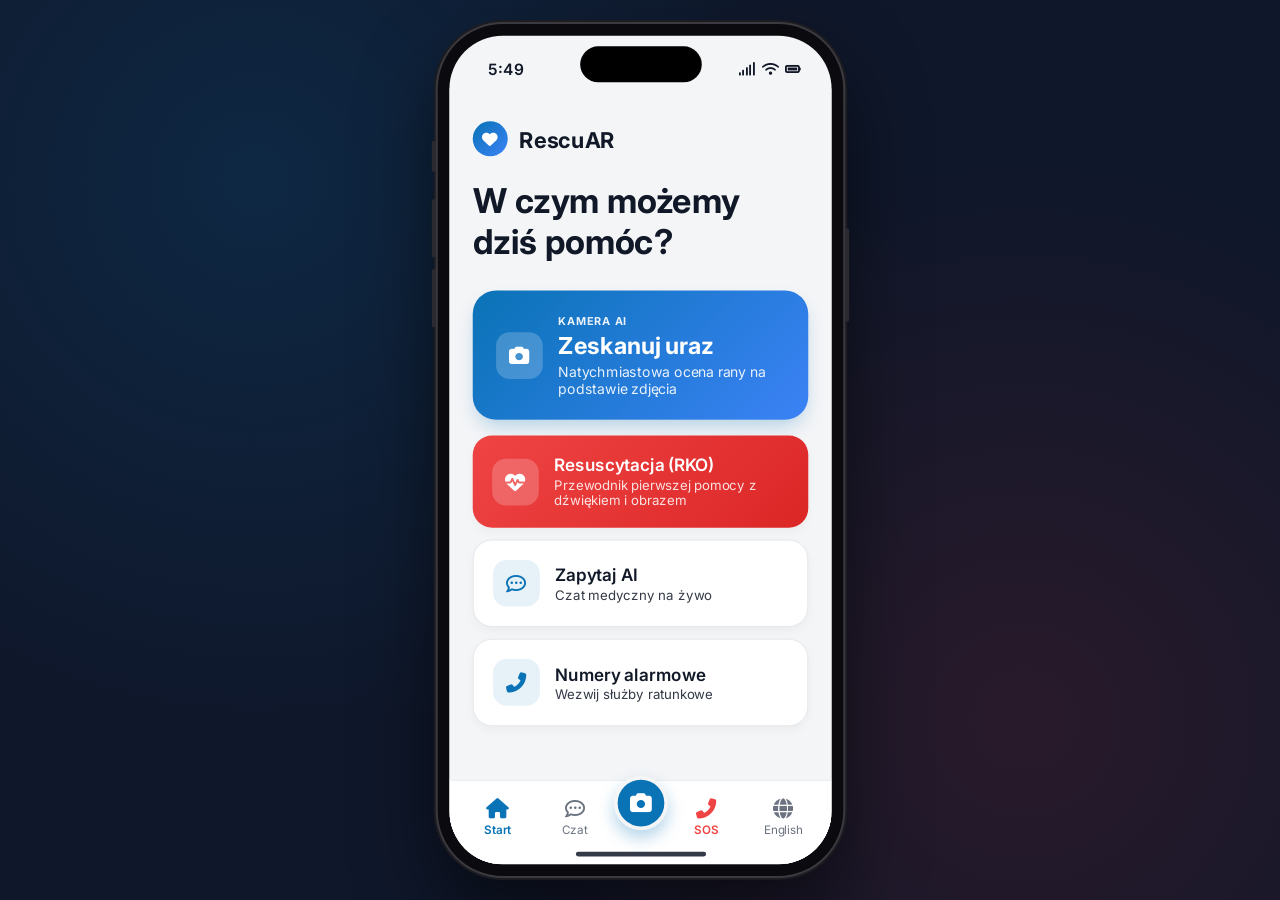
<file: phone.html>
<!DOCTYPE html>
<html lang="pl">
<head>
    <meta charset="UTF-8">
    <meta name="viewport" content="width=device-width, initial-scale=1.0">
    <title>RescuAR – Pierwsza pomoc z AI</title>
    <link rel="icon" href="/favicon.ico" sizes="32x32">
    <link rel="icon" href="/static/icons/favicon.svg" type="image/svg+xml">
    <link rel="apple-touch-icon" href="/static/icons/apple-touch-icon.png">
    <script>
        // Desktop-only preview. On phones/tablets go straight to the real app.
        if (!window.matchMedia('(min-width: 1024px) and (hover: hover) and (pointer: fine)').matches) {
            location.replace('/');
        }
    </script>
    <link href="https://fonts.googleapis.com/css2?family=Inter:wght@400;500;600;700&display=swap" rel="stylesheet">
    <link rel="stylesheet" href="https://cdnjs.cloudflare.com/ajax/libs/font-awesome/6.4.0/css/all.min.css">
    <style>
        /* iPhone 15 Pro: 393 x 852 pt logical screen */
        :root {
            --screen-w: 393px;
            --screen-h: 852px;
            --bezel: 12px;
            --screen-radius: 55px;
            --status-h: 54px;
        }

        * {
            box-sizing: border-box;
            margin: 0;
            padding: 0;
        }

        html, body {
            height: 100%;
            overflow: hidden;
            font-family: 'Inter', sans-serif;
        }

        body {
            display: flex;
            align-items: center;
            justify-content: center;
            background:
                radial-gradient(circle at 20% 20%, rgba(10, 115, 182, 0.18), transparent 45%),
                radial-gradient(circle at 80% 80%, rgba(229, 46, 46, 0.12), transparent 45%),
                #0F172A;
        }

        .phone {
            position: relative;
            width: calc(var(--screen-w) + 2 * var(--bezel));
            height: calc(var(--screen-h) + 2 * var(--bezel));
            padding: var(--bezel);
            border-radius: calc(var(--screen-radius) + var(--bezel));
            background: #0B0B0F;
            box-shadow:
                0 0 0 2px #3A3A40,
                0 0 0 4px #1C1C21,
                0 40px 80px rgba(0, 0, 0, 0.55);
            transform-origin: center center;
            flex: none;
        }

        /* Side buttons */
        .btn {
            position: absolute;
            width: 4px;
            background: #2A2A30;
            border-radius: 2px;
        }
        .btn-action { left: -6px; top: 120px; height: 32px; }
        .btn-vol-up { left: -6px; top: 180px; height: 60px; }
        .btn-vol-down { left: -6px; top: 252px; height: 60px; }
        .btn-power { right: -6px; top: 210px; height: 96px; }

        .screen {
            position: relative;
            width: 100%;
            height: 100%;
            border-radius: var(--screen-radius);
            overflow: hidden;
            display: flex;
            flex-direction: column;
            background: #F4F5F7;  /* the app's --bg-main, so the status bar blends in */
            /* Keep the rounded clip on the iframe in Safari */
            isolation: isolate;
        }

        .status-bar {
            height: var(--status-h);
            flex: none;
            display: flex;
            align-items: center;
            justify-content: space-between;
            padding: 14px 32px 0 40px;
            font-size: 16px;
            font-weight: 600;
            color: #111827;
        }

        .status-icons {
            display: flex;
            gap: 6px;
            font-size: 14px;
        }

        .dynamic-island {
            position: absolute;
            top: 11px;
            left: 50%;
            transform: translateX(-50%);
            width: 125px;
            height: 37px;
            border-radius: 20px;
            background: #000;
            z-index: 2;
        }

        iframe {
            flex: 1;
            width: 100%;
            border: 0;
            display: block;
        }

        .home-indicator {
            position: absolute;
            bottom: 8px;
            left: 50%;
            transform: translateX(-50%);
            width: 134px;
            height: 5px;
            border-radius: 3px;
            background: #111827;
            opacity: 0.85;
            pointer-events: none;
            z-index: 2;
        }
    </style>
</head>
<body>

<div class="phone" id="phone">
    <span class="btn btn-action"></span>
    <span class="btn btn-vol-up"></span>
    <span class="btn btn-vol-down"></span>
    <span class="btn btn-power"></span>

    <div class="screen">
        <div class="dynamic-island"></div>
        <div class="status-bar">
            <span id="clock">9:41</span>
            <span class="status-icons">
                <i class="fas fa-signal"></i>
                <i class="fas fa-wifi"></i>
                <i class="fas fa-battery-full"></i>
            </span>
        </div>
        <iframe id="app" src="/" title="RescuAR"
                allow="camera; microphone; autoplay; clipboard-write; fullscreen"></iframe>
        <div class="home-indicator"></div>
    </div>
</div>

<script>
    const phone = document.getElementById('phone');
    const frame = document.getElementById('app');

    // Scale the phone down on short screens so it always fits the window
    function fitPhone() {
        const margin = 48;
        const scale = Math.min(
            1,
            (window.innerHeight - margin) / phone.offsetHeight,
            (window.innerWidth - margin) / phone.offsetWidth
        );
        phone.style.transform = `scale(${scale})`;
    }
    window.addEventListener('resize', fitPhone);
    fitPhone();

    function updateClock() {
        const now = new Date();
        document.getElementById('clock').textContent =
            `${now.getHours()}:${String(now.getMinutes()).padStart(2, '0')}`;
    }
    updateClock();
    setInterval(updateClock, 15000);

    // Keep the tab title in the app's language
    function syncTitle() {
        document.title = frame.contentDocument.title;
    }

    frame.addEventListener('load', () => {
        syncTitle();
        new MutationObserver(syncTitle).observe(frame.contentDocument.querySelector('title'), {
            childList: true,
        });
    });
</script>

</body>
</html>
</file>
